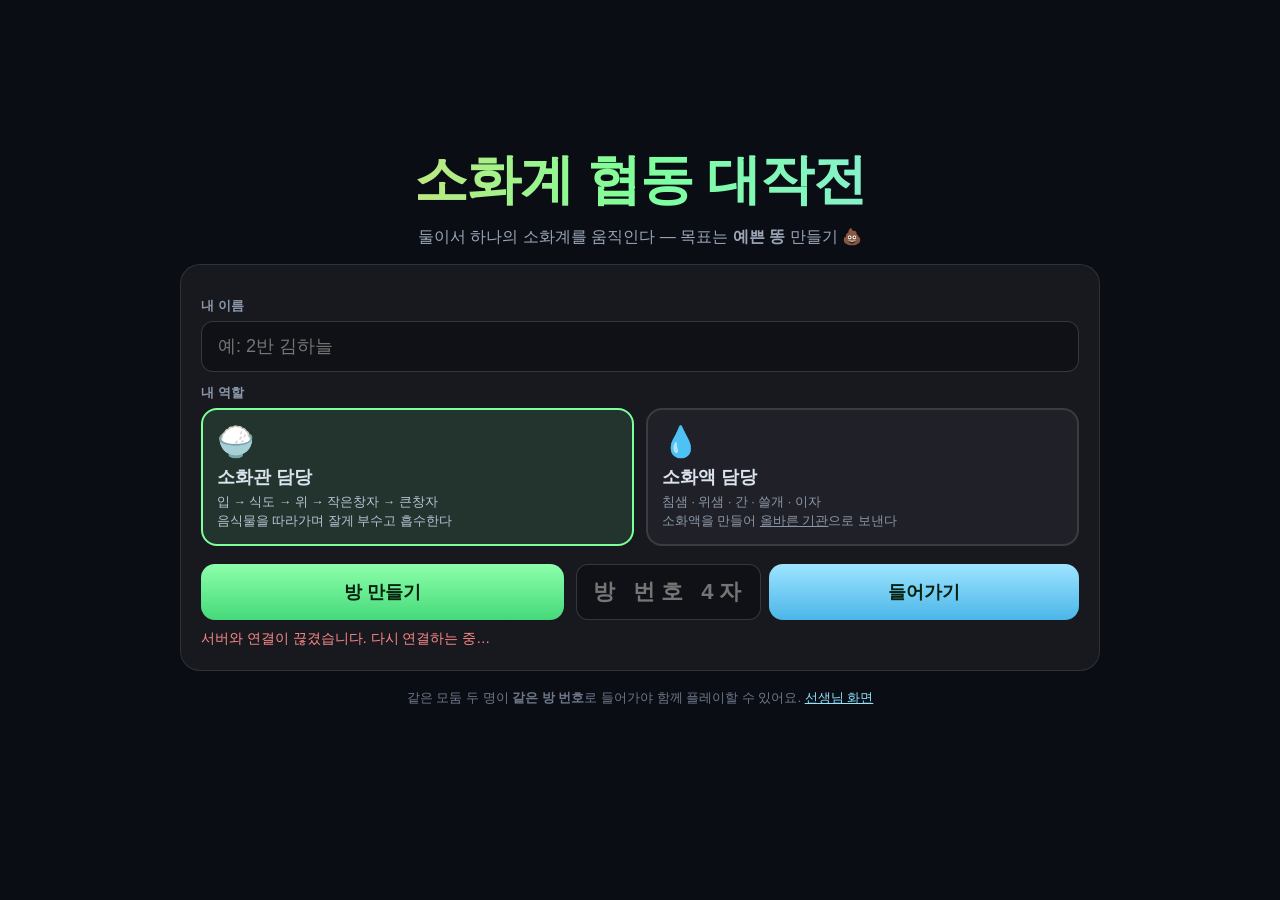
<file: public/index.html>
<!DOCTYPE html>
<html lang="ko">
<head>
<meta charset="utf-8">
<meta name="viewport" content="width=device-width, initial-scale=1, maximum-scale=1, user-scalable=no, viewport-fit=cover">
<meta name="apple-mobile-web-app-capable" content="yes">
<title>소화계 협동 대작전</title>
<link rel="icon" href="data:image/svg+xml,%3Csvg xmlns=%27http://www.w3.org/2000/svg%27 viewBox=%270 0 100 100%27%3E%3Ctext y=%27.9em%27 font-size=%2790%27%3E%F0%9F%92%A9%3C/text%3E%3C/svg%3E">
<link rel="stylesheet" href="css/style.css">
</head>
<body>

<!-- ══════════ 시작 화면 ══════════ -->
<section id="scr-title" class="screen on">
  <div class="wrap">
    <h1 class="logo">소화계 협동 대작전</h1>
    <p class="sub">둘이서 하나의 소화계를 움직인다 — 목표는 <b>예쁜 똥</b> 만들기 💩</p>

    <div class="card">
      <label class="lbl">내 이름</label>
      <input id="name" maxlength="10" placeholder="예: 2반 김하늘" autocomplete="off">

      <label class="lbl">내 역할</label>
      <div class="roles">
        <button class="role sel" data-role="tract">
          <span class="ic">🍚</span>
          <b>소화관 담당</b>
          <small>입 → 식도 → 위 → 작은창자 → 큰창자<br>음식물을 따라가며 잘게 부수고 흡수한다</small>
        </button>
        <button class="role" data-role="juice">
          <span class="ic">💧</span>
          <b>소화액 담당</b>
          <small>침샘 · 위샘 · 간 · 쓸개 · 이자<br>소화액을 만들어 <u>올바른 기관</u>으로 보낸다</small>
        </button>
      </div>

      <div class="row2">
        <button id="btn-create" class="big green">방 만들기</button>
        <div class="joinbox">
          <input id="code" maxlength="4" inputmode="numeric" placeholder="방 번호 4자리">
          <button id="btn-join" class="big blue">들어가기</button>
        </div>
      </div>
      <p id="title-err" class="err"></p>
    </div>
    <p class="foot">같은 모둠 두 명이 <b>같은 방 번호</b>로 들어가야 함께 플레이할 수 있어요.
      <a href="teacher.html">선생님 화면</a></p>
  </div>
</section>

<!-- ══════════ 대기실 ══════════ -->
<section id="scr-lobby" class="screen">
  <div class="wrap">
    <p class="sub">방 번호</p>
    <div id="roomcode" class="roomcode">----</div>
    <p class="sub">짝꿍에게 이 번호를 알려 주세요</p>

    <div class="slots">
      <div class="slot" id="slot-tract">
        <span class="ic">🍚</span><b>소화관 담당</b>
        <div class="who">비어 있음</div>
        <div class="ready">준비 안 됨</div>
      </div>
      <div class="plus">＋</div>
      <div class="slot" id="slot-juice">
        <span class="ic">💧</span><b>소화액 담당</b>
        <div class="who">비어 있음</div>
        <div class="ready">준비 안 됨</div>
      </div>
    </div>

    <div id="mission" class="card mission"></div>

    <div class="card atlas">
      <h4>기관 도감 — 게임 화면에는 이름표가 없습니다!</h4>
      <p>생김새를 눈에 익혀 두세요. 소화액을 엉뚱한 기관에 부으면 배탈이 납니다.</p>
      <canvas id="atlas" width="960" height="330"></canvas>
    </div>

    <div class="row2">
      <button id="btn-swap" class="big grey">역할 바꾸기 요청</button>
      <button id="btn-ready" class="big green">준비 완료!</button>
    </div>
    <p id="swap-note" class="swapnote"></p>
    <p class="rotate-hint">📱 태블릿은 <b>가로로 눕히고</b>, 게임 화면 오른쪽 위 <b>⛶</b> 를 눌러 전체화면으로 하면 가장 크게 보입니다.</p>
  </div>
</section>

<!-- ══════════ 역할 바꾸기 요청 창 ══════════ -->
<div id="swap-modal" class="modal">
  <div class="modal-box">
    <h3 id="swap-title">역할을 바꿀까요?</h3>
    <p id="swap-body">짝꿍이 역할 바꾸기를 요청했습니다.</p>
    <div class="row2">
      <button id="swap-no" class="big grey">아니요</button>
      <button id="swap-yes" class="big green">좋아요, 바꿔요</button>
    </div>
  </div>
</div>

<!-- ══════════ 게임 화면 ══════════ -->
<section id="scr-game" class="screen game">
  <header id="hud">
    <div class="hud-l">
      <div class="stagename"><span id="h-stage">입</span> <small id="h-goal"></small></div>
      <div class="bar"><i id="h-prog"></i><span id="h-progtxt">0%</span></div>
    </div>
    <div class="hud-r">
      <button id="btn-fs" class="fsbtn" title="전체화면">⛶</button>
      <div class="pill" id="h-time">0s</div>
      <div class="pill score" id="h-score">0</div>
      <div class="pill combo" id="h-combo"></div>
    </div>
  </header>

  <div id="juicebar">
    <div class="jg" data-k="saliva"><span>침</span><i></i></div>
    <div class="jg" data-k="gastric"><span>위액</span><i></i></div>
    <div class="jg" data-k="bile"><span>쓸개즙</span><i></i></div>
    <div class="jg" data-k="pancreatic"><span>이자액</span><i></i></div>
    <div class="jg" data-k="waterGate"><span>물길</span><i></i></div>
    <div class="jg trouble" data-k="trouble"><span>배탈</span><i></i></div>
  </div>

  <main id="play"><canvas id="cv"></canvas></main>

  <footer id="callbar"></footer>

  <div id="overlay" class="overlay"></div>
</section>

<!-- ══════════ 결과 화면 ══════════ -->
<section id="scr-result" class="screen">
  <div class="wrap" id="result-body"></div>
</section>

<script src="js/gamedata.js"></script>
<script src="js/net.js"></script>
<script src="js/engine.js"></script>
<script src="js/organs.js"></script>
<script src="js/actor.js"></script>
<script src="js/bodypanel.js"></script>
<script src="js/stage_tract.js"></script>
<script src="js/stage_juice.js"></script>
<script src="js/main.js"></script>
</body>
</html>
</file>
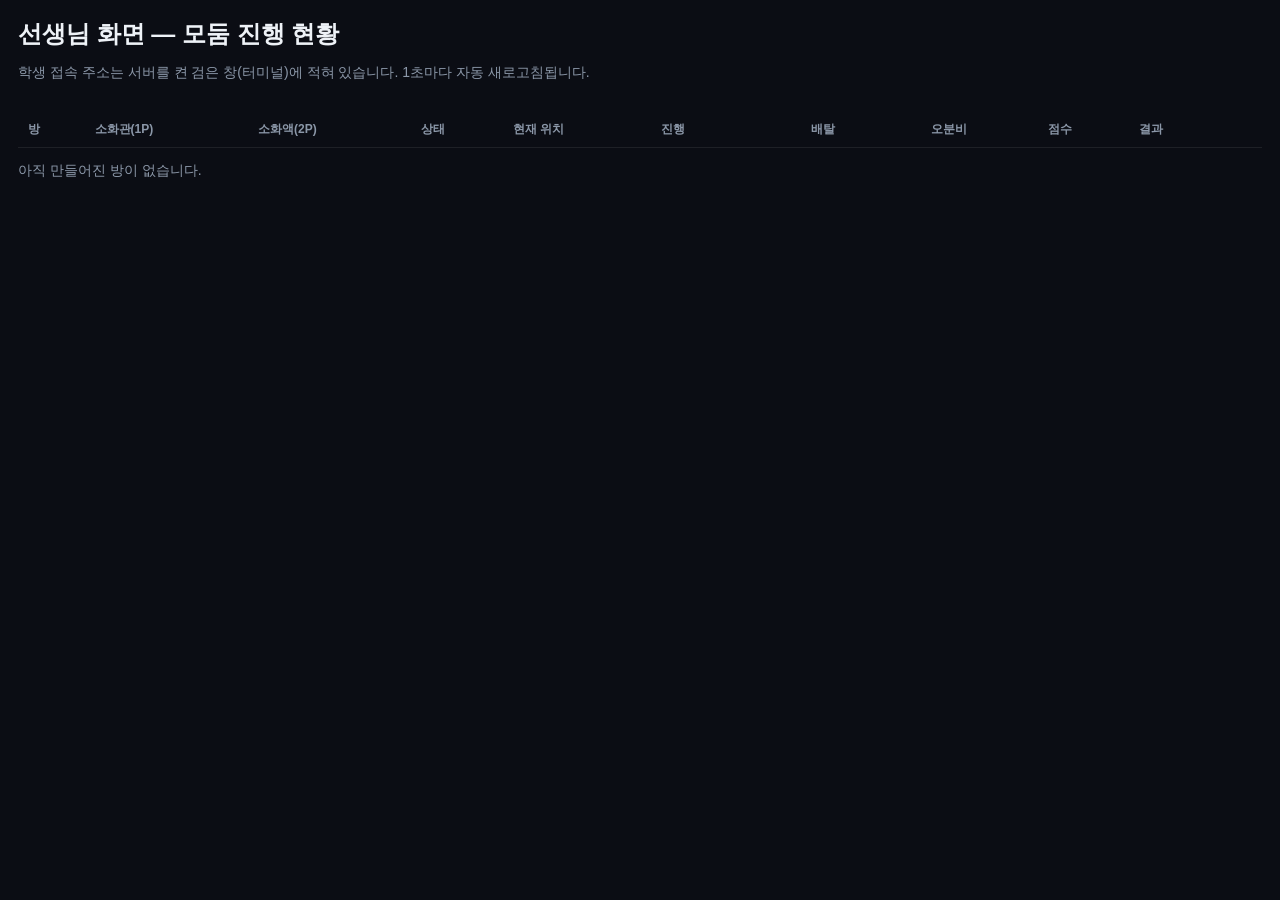
<file: public/teacher.html>
<!DOCTYPE html>
<html lang="ko">
<head>
<meta charset="utf-8">
<meta name="viewport" content="width=device-width, initial-scale=1">
<title>선생님 화면 — 소화계 협동 대작전</title>
<link rel="icon" href="data:image/svg+xml,%3Csvg xmlns=%27http://www.w3.org/2000/svg%27 viewBox=%270 0 100 100%27%3E%3Ctext y=%27.9em%27 font-size=%2790%27%3E%F0%9F%92%A9%3C/text%3E%3C/svg%3E">
<link rel="stylesheet" href="css/style.css">
<style>
  html, body { overflow: auto; }
  .t-wrap { padding: 18px; }
  h1 { font-size: 24px; margin: 0 0 4px; }
  .hint { color: #8b97a8; font-size: 14px; margin-bottom: 14px; }
  table { width: 100%; border-collapse: collapse; font-size: 14px; }
  th, td { padding: 9px 10px; text-align: left; border-bottom: 1px solid rgba(255,255,255,.08); }
  th { color: #8b97a8; font-size: 12px; font-weight: 700; }
  td.code { font-size: 20px; font-weight: 900; color: #ffd166; letter-spacing: 2px; }
  .mini { height: 12px; border-radius: 6px; background: rgba(255,255,255,.1); overflow: hidden; min-width: 90px; }
  .mini i { display: block; height: 100%; background: linear-gradient(90deg,#45d97a,#8dffab); }
  .mini.bad i { background: linear-gradient(90deg,#ffb35a,#ff5a5a); }
  .tag { padding: 3px 8px; border-radius: 8px; font-size: 12px; font-weight: 800; }
  .tag.play { background: rgba(125,255,155,.18); color: #7dff9b; }
  .tag.lobby { background: rgba(255,255,255,.1); color: #b8c6d6; }
  .tag.done { background: rgba(143,227,255,.18); color: #8fe3ff; }
  .sum { display: flex; gap: 10px; flex-wrap: wrap; margin-bottom: 16px; }
  .sum div { background: rgba(255,255,255,.05); border-radius: 12px; padding: 10px 16px; }
  .sum b { display: block; font-size: 24px; color: #ffd166; }
  .sum span { font-size: 12px; color: #8b97a8; }
  button.mini-btn { padding: 6px 10px; border-radius: 8px; border: 1px solid rgba(255,255,255,.16);
    background: rgba(255,255,255,.07); color: #dbe3ee; font-family: inherit; font-size: 12px; cursor: pointer; }
</style>
</head>
<body>
<div class="t-wrap">
  <h1>선생님 화면 — 모둠 진행 현황</h1>
  <p class="hint">학생 접속 주소는 서버를 켠 검은 창(터미널)에 적혀 있습니다. 1초마다 자동 새로고침됩니다.</p>
  <div class="sum" id="sum"></div>
  <table>
    <thead><tr>
      <th>방</th><th>소화관(1P)</th><th>소화액(2P)</th><th>상태</th><th>현재 위치</th>
      <th style="width:150px">진행</th><th style="width:120px">배탈</th><th>오분비</th><th>점수</th><th>결과</th><th></th>
    </tr></thead>
    <tbody id="tb"></tbody>
  </table>
  <p class="hint" id="empty">아직 만들어진 방이 없습니다.</p>
</div>

<script>
const proto = location.protocol === 'https:' ? 'wss' : 'ws';
let ws, timer;
function connect() {
  ws = new WebSocket(proto + '://' + location.host);
  ws.onopen = () => { timer = setInterval(() => ws.readyState === 1 && ws.send(JSON.stringify({type:'rooms'})), 1000); };
  ws.onmessage = (e) => {
    const m = JSON.parse(e.data);
    if (m.type === 'rooms') render(m.list);
  };
  ws.onclose = () => { clearInterval(timer); setTimeout(connect, 1500); };
}
function render(list) {
  document.getElementById('empty').style.display = list.length ? 'none' : 'block';
  const playing = list.filter(r => r.phase === 'playing' || r.phase === 'stageclear' || r.phase === 'countdown').length;
  const done = list.filter(r => r.result).length;
  const good = list.filter(r => r.result && (r.result.bristol === 3 || r.result.bristol === 4)).length;
  document.getElementById('sum').innerHTML =
    `<div><b>${list.length}</b><span>전체 방</span></div>
     <div><b>${playing}</b><span>진행 중</span></div>
     <div><b>${done}</b><span>완료</span></div>
     <div><b>${good}</b><span>좋은 대변(3·4형)</span></div>`;
  document.getElementById('tb').innerHTML = list.map(r => {
    const tag = r.result ? '<span class="tag done">완료</span>'
      : (r.phase === 'lobby' ? '<span class="tag lobby">대기</span>' : '<span class="tag play">진행</span>');
    return `<tr>
      <td class="code">${r.code}</td>
      <td>${r.tract || '<span style="color:#67707f">—</span>'}</td>
      <td>${r.juice || '<span style="color:#67707f">—</span>'}</td>
      <td>${tag} <span style="color:#67707f;font-size:12px">${r.online}/2</span></td>
      <td>${r.stage}</td>
      <td><div class="mini"><i style="width:${r.progress}%"></i></div></td>
      <td><div class="mini bad"><i style="width:${r.trouble}%"></i></div></td>
      <td style="color:${r.mistakes ? '#ff8a8a' : '#7dff9b'};font-weight:800">${r.mistakes}</td>
      <td>${r.score.toLocaleString()}</td>
      <td>${r.result ? r.result.grade + ' · ' + r.result.verdict : '—'}</td>
      <td><button class="mini-btn" onclick="reset('${r.code}')">초기화</button></td>
    </tr>`;
  }).join('');
}
function reset(code) { if (confirm(code + '번 방을 처음으로 되돌릴까요?')) ws.send(JSON.stringify({type:'kick', code})); }
connect();
</script>
</body>
</html>
</file>
<file: public/css/style.css>
/* ============================================================
   소화계 협동 대작전 — 스타일 (태블릿 가로/세로 모두 대응)
   ============================================================ */
* { box-sizing: border-box; -webkit-tap-highlight-color: transparent; }
html, body {
  margin: 0; padding: 0; height: 100%; overflow: hidden;
  /* 안드로이드 태블릿 : 주소창이 차지하는 높이까지 쓰도록 */
  height: 100dvh;
  background: #0b0d14; color: #eef2f7;
  font-family: Pretendard, -apple-system, BlinkMacSystemFont, "Malgun Gothic", "Apple SD Gothic Neo", "Noto Sans KR", sans-serif;
  user-select: none; -webkit-user-select: none;
  overscroll-behavior: none;
}
.screen { position: fixed; inset: 0; display: none; }
/* 스크롤은 화면 전체가 맡는다 (안쪽 상자가 스크롤하면 아래쪽이 잘린다) */
.screen.on { display: block; overflow-y: auto; overscroll-behavior: contain; -webkit-overflow-scrolling: touch; }
.screen.game.on { display: flex; overflow: hidden; }
.wrap {
  width: min(920px, 94vw); margin: 0 auto; min-height: 100%;
  display: flex; flex-direction: column; justify-content: center;
  padding: 18px 0 calc(64px + env(safe-area-inset-bottom, 0px));
  text-align: center;
}

/* ---------- 시작 화면 ---------- */
.logo {
  font-size: clamp(30px, 6vw, 54px); margin: 10px 0 6px; letter-spacing: -1px;
  background: linear-gradient(90deg, #ffd166, #7dff9b, #8fe3ff);
  -webkit-background-clip: text; background-clip: text; color: transparent;
}
.sub { color: #9aa6b8; font-size: 16px; margin: 4px 0 16px; }
.card {
  background: rgba(255,255,255,.05); border: 1px solid rgba(255,255,255,.1);
  border-radius: 20px; padding: 20px; text-align: left;
}
.lbl { display: block; font-size: 13px; color: #8b97a8; margin: 12px 0 6px; font-weight: 700; }
input {
  width: 100%; padding: 14px 16px; font-size: 18px; border-radius: 12px;
  border: 1px solid rgba(255,255,255,.16); background: rgba(0,0,0,.3); color: #fff;
  font-family: inherit; outline: none;
}
input:focus { border-color: #7dff9b; }
.roles { display: grid; grid-template-columns: 1fr 1fr; gap: 12px; }
@media (max-width: 620px) { .roles { grid-template-columns: 1fr; } }
.role {
  background: rgba(255,255,255,.04); border: 2px solid rgba(255,255,255,.12);
  border-radius: 16px; padding: 14px; color: #dbe3ee; text-align: left;
  font-family: inherit; cursor: pointer; transition: .15s;
}
.role .ic { font-size: 30px; display: block; }
.role b { display: block; font-size: 18px; margin: 6px 0 4px; }
.role small { color: #8b97a8; font-size: 12.5px; line-height: 1.5; }
.role.sel { border-color: #7dff9b; background: rgba(125,255,155,.12); }
.role.sel small { color: #b8c6d6; }

.row2 { display: flex; gap: 12px; margin-top: 18px; flex-wrap: wrap; }
.joinbox { display: flex; gap: 8px; flex: 1 1 300px; }
.joinbox input { flex: 1; text-align: center; letter-spacing: 6px; font-size: 22px; font-weight: 800; }
.big {
  padding: 16px 22px; font-size: 18px; font-weight: 800; border: none; border-radius: 14px;
  font-family: inherit; cursor: pointer; flex: 1 1 160px; color: #06210f;
}
.big.green { background: linear-gradient(180deg, #8dffab, #45d97a); }
.big.blue  { background: linear-gradient(180deg, #9ee4ff, #4bb6e8); }
.big.grey  { background: rgba(255,255,255,.12); color: #dbe3ee; }
.big:active { transform: translateY(2px); }
.err { color: #ff8a8a; min-height: 20px; margin: 10px 0 0; font-size: 14px; }
.foot { color: #6d7889; font-size: 13px; margin-top: 18px; }
.foot a { color: #8fe3ff; }

/* ---------- 대기실 ---------- */
.roomcode {
  font-size: clamp(56px, 15vw, 108px); font-weight: 900; letter-spacing: 14px;
  color: #ffd166; margin: 6px 0; text-shadow: 0 0 40px rgba(255,209,102,.35);
}
.slots { display: flex; align-items: center; gap: 12px; justify-content: center; margin: 18px 0; }
.slot {
  flex: 1 1 220px; background: rgba(255,255,255,.05); border: 2px solid rgba(255,255,255,.12);
  border-radius: 18px; padding: 16px;
}
.slot .ic { font-size: 34px; }
.slot b { display: block; margin: 6px 0; }
.slot .who { font-size: 20px; font-weight: 800; color: #fff; min-height: 26px; }
.slot .ready { font-size: 13px; color: #8b97a8; margin-top: 4px; }
.slot.filled { border-color: #8fe3ff; }
.slot.rdy { border-color: #7dff9b; background: rgba(125,255,155,.1); }
.slot.rdy .ready { color: #7dff9b; font-weight: 800; }
.slot.me { box-shadow: 0 0 0 3px rgba(255,209,102,.4); }
.plus { font-size: 28px; color: #55607080; }
.mission { margin: 12px 0; font-size: 14.5px; line-height: 1.7; color: #b8c6d6; }
.mission h4 { margin: 0 0 8px; color: #ffd166; font-size: 16px; }
.mission ul { margin: 6px 0 0; padding-left: 18px; }
.mission .warn { color: #ff9c9c; }

/* ---------- 게임 화면 ---------- */
.screen.game { flex-direction: column; }
#hud {
  display: flex; align-items: center; gap: 10px; padding: 5px 10px;
  background: rgba(255,255,255,.05); border-bottom: 1px solid rgba(255,255,255,.08);
}
.hud-l { flex: 1; min-width: 0; }
.stagename { font-size: 15px; font-weight: 800; }
.stagename small { font-weight: 500; color: #8b97a8; font-size: 12.5px; margin-left: 6px; }
.bar { position: relative; height: 15px; border-radius: 10px; background: rgba(255,255,255,.1); margin-top: 5px; overflow: hidden; }
.bar i { position: absolute; inset: 0 auto 0 0; width: 0%; background: linear-gradient(90deg, #45d97a, #8dffab); transition: width .18s; }
.bar span { position: absolute; inset: 0; display: grid; place-items: center; font-size: 11px; font-weight: 800; }
.hud-r { display: flex; gap: 6px; }
.pill { padding: 5px 10px; border-radius: 9px; background: rgba(255,255,255,.09); font-weight: 800; font-size: 13px; }
.pill.score { color: #ffd166; }
.pill.combo { color: #7dff9b; min-width: 0; }
.pill.combo:empty { display: none; }

#juicebar { display: flex; gap: 6px; padding: 3px 10px 4px; background: rgba(0,0,0,.25); }
.jg { flex: 1; text-align: center; }
.jg span { font-size: 10px; color: #8b97a8; font-weight: 700; }
.jg i { display: block; height: 7px; border-radius: 5px; background: rgba(255,255,255,.1); overflow: hidden; position: relative; margin-top: 3px; }
.jg i::after { content: ''; position: absolute; inset: 0 auto 0 0; width: var(--v, 0%); background: #8fe3ff; transition: width .2s; }
.jg[data-k="gastric"] i::after { background: #7dff9b; }
.jg[data-k="bile"] i::after { background: #c9e04d; }
.jg[data-k="pancreatic"] i::after { background: #ffb35a; }
.jg[data-k="intestinal"] i::after { background: #e0a6ff; }
.jg.trouble i::after { background: linear-gradient(90deg, #ffb35a, #ff5a5a); }
.jg.low span { color: #ff8a8a; }

#play { flex: 1; min-height: 0; display: grid; place-items: center; background: #06070c; }
#cv { display: block; border-radius: 4px; }

/* 전체화면 버튼 */
.fsbtn {
  padding: 5px 9px; border-radius: 9px; border: 1px solid rgba(255,255,255,.18);
  background: rgba(255,255,255,.09); color: #eef2f7; font-family: inherit;
  font-size: 15px; font-weight: 800; cursor: pointer;
}
.fsbtn:active { background: rgba(255,255,255,.2); }
.rotate-hint { color: #ffd166; font-size: 14px; margin: 6px 0 0; }

/* 화면이 낮은 태블릿 : 위아래 띠를 더 줄여 캔버스를 키운다 */
@media (max-height: 780px) {
  #hud { padding: 3px 8px; gap: 8px; }
  .stagename { font-size: 13px; }
  .stagename small { display: none; }
  .bar { height: 12px; margin-top: 3px; }
  #juicebar { padding: 2px 8px 3px; }
  .jg span { font-size: 9px; }
  .jg i { height: 6px; margin-top: 2px; }
  #callbar button { padding: 5px 9px; font-size: 11.5px; }
}

#callbar { display: flex; gap: 5px; padding: 4px 10px calc(4px + env(safe-area-inset-bottom, 0px)); background: rgba(255,255,255,.04); overflow-x: auto; }
#callbar button {
  flex: 0 0 auto; padding: 7px 11px; border-radius: 10px; border: 1px solid rgba(255,255,255,.14);
  background: rgba(255,255,255,.07); color: #dbe3ee; font-family: inherit; font-size: 12.5px; font-weight: 700;
}
#callbar button:active { background: rgba(255,255,255,.18); }

.overlay {
  position: absolute; inset: 0; display: none; place-items: center; text-align: center;
  background: rgba(6,8,14,.86); z-index: 20; padding: 20px;
}
.overlay.on { display: grid; }
.overlay .big-num { font-size: 96px; font-weight: 900; color: #ffd166; }
.overlay h2 { font-size: 34px; margin: 6px 0; }
.overlay p { color: #b8c6d6; font-size: 17px; max-width: 640px; line-height: 1.6; }
.overlay .tip { margin-top: 16px; color: #8fe3ff; font-size: 15px; }

/* ---------- 결과 ---------- */
.grade { font-size: 92px; font-weight: 900; line-height: 1; }
.grade.S { color: #ffd166; } .grade.A { color: #7dff9b; } .grade.B { color: #8fe3ff; }
.grade.C { color: #b8c6d6; } .grade.D, .grade.F { color: #ff8a8a; }
.poop { font-size: 76px; margin: 6px 0; }
.verdict { font-size: 30px; font-weight: 900; }
.why { color: #b8c6d6; font-size: 16px; line-height: 1.65; margin: 10px auto 18px; max-width: 620px; }
.stats { display: grid; grid-template-columns: repeat(auto-fit, minmax(130px, 1fr)); gap: 10px; margin: 12px 0; }
.stat { background: rgba(255,255,255,.05); border-radius: 14px; padding: 12px; }
.stat b { display: block; font-size: 24px; color: #ffd166; }
.stat span { font-size: 12.5px; color: #8b97a8; }
.mistakes { text-align: left; background: rgba(255,90,90,.08); border: 1px solid rgba(255,90,90,.25); border-radius: 14px; padding: 14px; margin: 14px 0; }
.mistakes h4 { margin: 0 0 8px; color: #ff9c9c; }
.mistakes li { font-size: 14px; color: #dbe3ee; margin: 6px 0; line-height: 1.5; }
.bristol { display: flex; gap: 4px; justify-content: center; margin: 10px 0 4px; }
.bristol div { flex: 1; max-width: 66px; padding: 6px 2px; border-radius: 9px; background: rgba(255,255,255,.05); font-size: 11px; color: #8b97a8; }
.bristol div.hit { background: rgba(255,209,102,.22); color: #ffd166; font-weight: 800; outline: 2px solid #ffd166; }

/* ---------- 기관 도감 ---------- */
.atlas { margin: 12px 0; }
.atlas h4 { margin: 0 0 4px; color: #ffd166; font-size: 16px; }
.atlas p { margin: 0 0 10px; color: #8b97a8; font-size: 13px; }
.atlas canvas { width: 100%; height: auto; display: block; border-radius: 12px; background: rgba(0,0,0,.25); }

/* ---------- 역할 바꾸기 요청 ---------- */
.swapnote { color: #ffd166; font-size: 14px; min-height: 20px; margin: 8px 0 0; }
.modal { position: fixed; inset: 0; z-index: 60; display: none; place-items: center; background: rgba(6,8,14,.82); padding: 20px; }
.modal.on { display: grid; }
.modal-box { background: #141824; border: 2px solid #ffd166; border-radius: 20px; padding: 24px; max-width: 460px; text-align: center; }
.modal-box h3 { margin: 0 0 10px; font-size: 24px; color: #ffd166; }
.modal-box p { color: #b8c6d6; font-size: 16px; line-height: 1.6; margin: 0 0 8px; }
</file>
